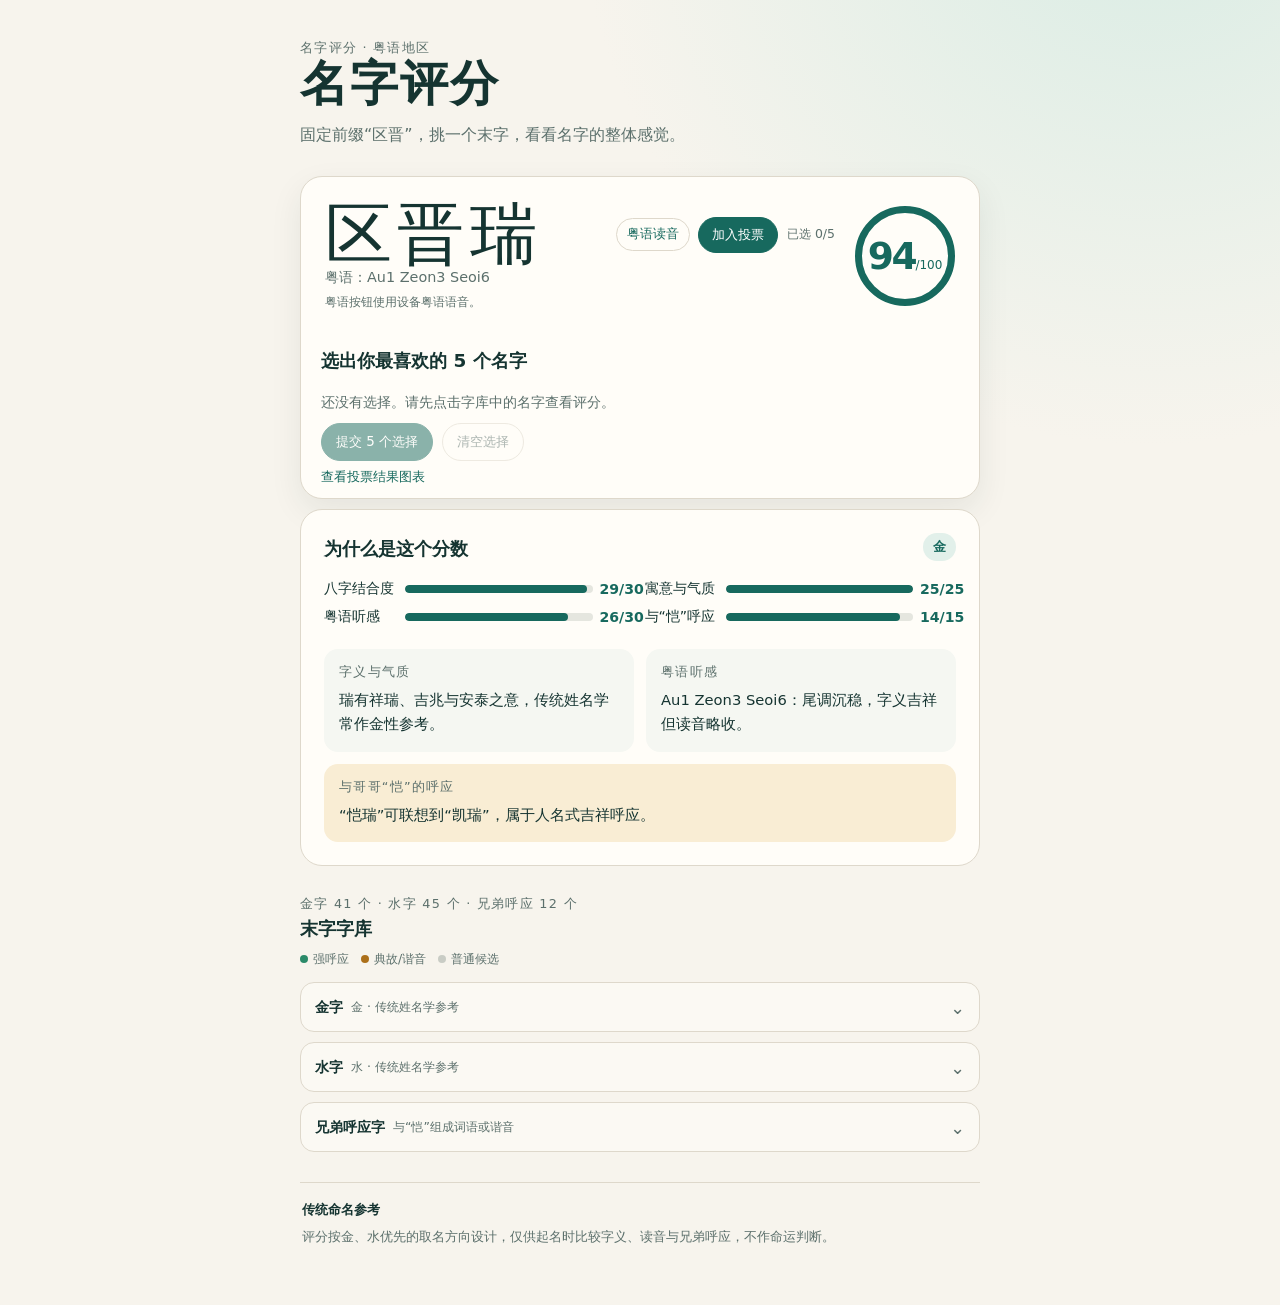
<file: index.html>
<!doctype html>
<html lang="zh-CN">
<head>
  <meta charset="utf-8">
  <meta name="viewport" content="width=device-width, initial-scale=1">
  <meta name="theme-color" content="#123b37">
  <title>名字评分</title>
  <link rel="stylesheet" href="styles.css?v=20260803-7">
</head>
<body>
  <main class="page-shell">
    <header class="hero">
      <p class="eyebrow">名字评分 · 粤语地区</p>
      <h1>名字评分</h1>
      <p>固定前缀“区晋”，挑一个末字，看看名字的整体感觉。</p>
    </header>

    <div class="name-vote-panel">
    <section class="name-panel" aria-labelledby="name-heading">
      <div class="name-main">
        <div class="name-main-row">
          <output id="name-display" class="full-name" aria-live="polite">区晋旋</output>
          <div class="preview-actions">
            <div class="speech-actions" aria-label="朗读名字">
              <button id="cantonese-speak" class="speech-button" type="button">粤语读音</button>
            </div>
            <div class="vote-add-row">
              <button id="vote-add-current" class="vote-add-button" type="button">加入投票</button>
              <span id="vote-progress" class="vote-progress">已选 0/5</span>
            </div>
          </div>
        </div>
        <p id="cantonese-reading" class="reading">粤语：Au1 Zeon3 Syun4</p>
        <p id="speech-status" class="speech-status" aria-live="polite">粤语按钮使用设备粤语语音。</p>
      </div>
      <div class="score-orb" aria-label="总分 97 分">
        <strong id="total-score">97</strong><span>/100</span>
      </div>
    </section>

    <section class="vote-section" aria-labelledby="vote-heading">
      <div class="section-heading">
        <div>
          <h2 id="vote-heading">选出你最喜欢的 5 个名字</h2>
        </div>
        <span class="vote-limit">匿名 · 每台设备一次</span>
      </div>
      <p class="vote-intro">请选择 5 个名字后提交。</p>
      <div id="vote-selection" class="vote-selection" aria-live="polite"></div>
      <div class="vote-actions">
        <button id="vote-submit" class="vote-submit" type="button" disabled>提交 5 个选择</button>
        <button id="vote-clear" class="vote-clear" type="button" disabled>清空选择</button>
      </div>
      <p id="vote-status" class="vote-status" aria-live="polite">请选择 5 个不同的名字后提交。</p>
      <a class="results-link" href="results.html">查看投票结果图表</a>
    </section>
    </div>

    <section class="choices-section" aria-labelledby="choices-heading">
      <div class="section-heading">
        <div>
        <p class="eyebrow">金字 41 个 · 水字 45 个 · 兄弟呼应 12 个</p>
          <h2 id="choices-heading">末字字库</h2>
        </div>
      </div>
      <div class="legend" aria-label="候选字颜色说明">
        <span><i class="legend-dot strong"></i>强呼应</span>
        <span><i class="legend-dot related"></i>典故/谐音</span>
        <span><i class="legend-dot normal"></i>普通候选</span>
      </div>
      <div id="candidate-groups" class="candidate-groups"></div>
    </section>

    <section id="result-section" class="result-section" aria-labelledby="result-heading">
      <div class="section-heading result-title">
        <div>
          <h2 id="result-heading">为什么是这个分数</h2>
        </div>
        <span id="element-badge" class="element-badge">金</span>
      </div>
      <div id="score-breakdown" class="breakdown" aria-live="polite"></div>
      <div class="insight-grid">
        <article>
          <p class="card-label">字义与气质</p>
          <p id="meaning-text"></p>
        </article>
        <article>
          <p class="card-label">粤语听感</p>
          <p id="sound-text"></p>
        </article>
        <article class="brother-card">
          <p class="card-label">与哥哥“恺”的呼应</p>
          <p id="brother-text"></p>
        </article>
      </div>
    </section>

    <aside class="notice" aria-label="使用说明">
      <strong>传统命名参考</strong>
      <span>评分按金、水优先的取名方向设计，仅供起名时比较字义、读音与兄弟呼应，不作命运判断。</span>
    </aside>
  </main>
  <script src="vote-config.js?v=20260802-2"></script>
  <script src="app.js?v=20260803-4"></script>
</body>
</html>
</file>
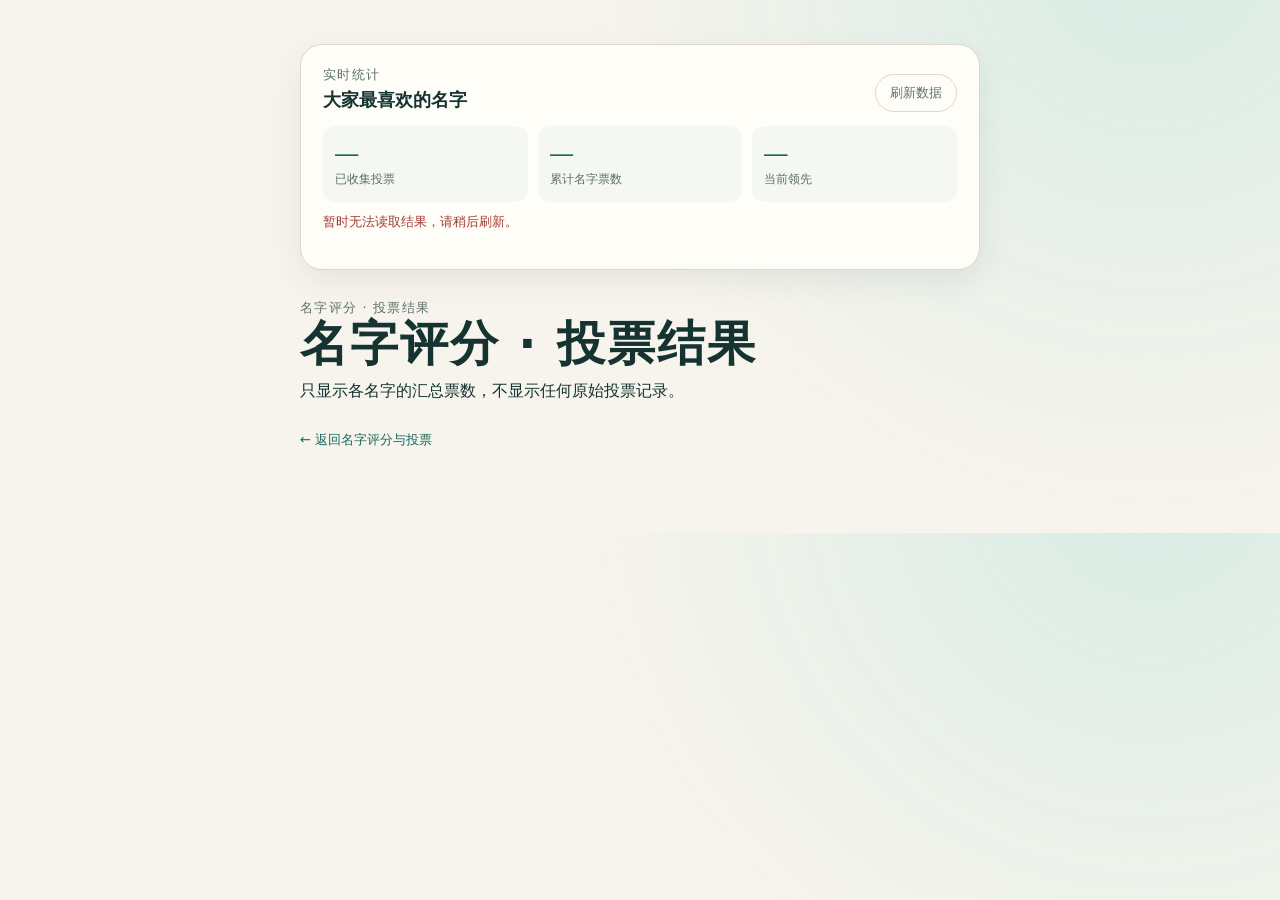
<file: results.html>
<!doctype html>
<html lang="zh-CN">
<head>
  <meta charset="utf-8">
  <meta name="viewport" content="width=device-width, initial-scale=1">
  <meta name="theme-color" content="#123b37">
  <title>名字评分 · 投票结果</title>
  <link rel="stylesheet" href="styles.css">
</head>
<body>
  <main class="page-shell results-page">
    <header class="hero">
      <p class="eyebrow">名字评分 · 投票结果</p>
      <h1>名字评分 · 投票结果</h1>
      <p>只显示各名字的汇总票数，不显示任何原始投票记录。</p>
      <a class="back-link" href="index.html">← 返回名字评分与投票</a>
    </header>

    <section class="results-dashboard" aria-labelledby="dashboard-heading">
      <div class="section-heading">
        <div>
          <p class="eyebrow">实时统计</p>
          <h2 id="dashboard-heading">大家最喜欢的名字</h2>
        </div>
        <button id="results-refresh" class="vote-clear" type="button">刷新数据</button>
      </div>
      <div class="results-summary">
        <article><strong id="ballot-count">—</strong><span>已收集投票</span></article>
        <article><strong id="selection-count">—</strong><span>累计名字票数</span></article>
        <article><strong id="leader-name">—</strong><span>当前领先</span></article>
      </div>
      <p id="results-status" class="vote-status" aria-live="polite">正在读取投票结果……</p>
      <div id="results-chart" class="results-chart" aria-live="polite"></div>
    </section>
  </main>
  <script src="vote-config.js?v=20260802-2"></script>
  <script src="results.js?v=20260803-1"></script>
</body>
</html>
</file>
<file: styles.css>
:root {
  --ink: #153431;
  --muted: #5c706c;
  --paper: #f7f4ed;
  --surface: #fffdf8;
  --line: #ded8cb;
  --jade: #17695e;
  --jade-soft: #e2f0ea;
  --gold: #ac701a;
  --gold-soft: #f9edd4;
  --water: #236d87;
  --water-soft: #e1f0f5;
  --danger: #a13e34;
}

* { box-sizing: border-box; }

body {
  margin: 0;
  color: var(--ink);
  background: radial-gradient(circle at 90% -10%, #d8ece4 0, transparent 36rem), var(--paper);
  font-family: "PingFang SC", "Noto Sans CJK SC", "Microsoft YaHei", system-ui, sans-serif;
}

button { font: inherit; }

.page-shell { width: min(100%, 720px); margin: 0 auto; padding: 40px 20px 56px; }
.hero { margin: 0 0 28px; }
.eyebrow, .section-label, .card-label { margin: 0; color: var(--muted); font-size: .8rem; letter-spacing: .1em; }
h1, h2, p { margin-top: 0; }
h1 { margin-bottom: 10px; font-size: clamp(2rem, 9vw, 3rem); line-height: 1.12; letter-spacing: .04em; }
h2 { margin: 3px 0 0; font-size: 1.15rem; }
.hero > p:last-child { max-width: 30rem; margin-bottom: 0; color: var(--muted); line-height: 1.7; }

.name-panel { display: flex; align-items: center; justify-content: space-between; gap: 20px; margin-bottom: 26px; padding: 24px; border: 1px solid var(--line); border-radius: 22px; background: var(--surface); box-shadow: 0 12px 32px rgba(23, 56, 50, .08); }
.full-name { display: block; margin: 5px 0 4px; font-family: "STKaiti", "KaiTi", serif; font-size: clamp(2.5rem, 13vw, 4.2rem); line-height: 1; letter-spacing: .08em; }
.reading { margin: 0; color: var(--muted); font-size: .9rem; font-variant-numeric: tabular-nums; }
.speech-actions { display: flex; flex-wrap: wrap; gap: 8px; margin-top: 13px; }
.speech-button { padding: 7px 10px; border: 1px solid var(--line); border-radius: 999px; color: var(--jade); background: var(--surface); cursor: pointer; font-size: .8rem; }
.speech-button:hover, .speech-button:focus-visible { border-color: var(--jade); background: var(--jade-soft); }
.speech-status { min-height: 1.3em; margin: 7px 0 0; color: var(--muted); font-size: .76rem; }
.vote-add-row { display: flex; align-items: center; flex-wrap: wrap; gap: 9px; margin-top: 13px; }
.vote-add-button, .vote-submit, .vote-clear { border: 1px solid var(--jade); border-radius: 999px; cursor: pointer; }
.vote-add-button { padding: 8px 13px; color: #fff; background: var(--jade); font-size: .82rem; }
.vote-add-button:hover, .vote-add-button:focus-visible { background: #125448; }
.vote-add-button:disabled, .vote-submit:disabled, .vote-clear:disabled { cursor: not-allowed; opacity: .5; }
.vote-progress, .vote-limit { color: var(--muted); font-size: .78rem; }
.score-orb { display: grid; grid-template-columns: auto auto; align-items: baseline; flex: 0 0 auto; width: 100px; height: 100px; padding-top: 2px; place-content: center; border: 7px solid var(--jade); border-radius: 50%; color: var(--jade); }
.score-orb strong { font-size: 2.35rem; line-height: 1; letter-spacing: -.06em; }
.score-orb span { font-size: .75rem; }

section { margin: 0 0 30px; }
.section-heading { display: flex; align-items: end; justify-content: space-between; gap: 16px; margin-bottom: 12px; }
.vote-section { padding: 20px; border: 1px solid var(--line); border-radius: 18px; background: rgba(255, 253, 248, .7); }
.vote-intro { margin: 0 0 14px; color: var(--muted); font-size: .88rem; line-height: 1.65; }
.vote-selection { display: flex; flex-wrap: wrap; gap: 8px; min-height: 42px; }
.vote-empty { color: var(--muted); font-size: .86rem; line-height: 42px; }
.vote-chip { display: inline-flex; align-items: center; gap: 6px; padding: 7px 9px 7px 12px; border: 1px solid #8bc8ad; border-radius: 999px; color: var(--jade); background: #edf8f1; font-family: "STKaiti", "KaiTi", serif; font-size: 1.05rem; }
.vote-chip button { width: 20px; height: 20px; padding: 0; border: 0; border-radius: 50%; color: var(--jade); background: transparent; cursor: pointer; line-height: 1; }
.vote-chip button:hover, .vote-chip button:focus-visible { background: rgba(23, 105, 94, .12); }
.vote-actions { display: flex; flex-wrap: wrap; gap: 9px; margin-top: 14px; }
.vote-submit { padding: 9px 14px; color: #fff; background: var(--jade); font-size: .84rem; }
.vote-submit:hover, .vote-submit:focus-visible { background: #125448; }
.vote-clear { padding: 9px 14px; border-color: var(--line); color: var(--muted); background: var(--surface); font-size: .84rem; }
.vote-clear:hover, .vote-clear:focus-visible { border-color: var(--jade); color: var(--jade); }
.vote-status { min-height: 1.3em; margin: 10px 0 0; color: var(--muted); font-size: .8rem; line-height: 1.5; }
.vote-status.is-error { color: var(--danger); }
.vote-status.is-success { color: var(--jade); }
.results-link, .back-link { display: inline-flex; margin-top: 13px; color: var(--jade); font-size: .82rem; text-decoration: none; }
.results-link:hover, .results-link:focus-visible, .back-link:hover, .back-link:focus-visible { text-decoration: underline; }
.legend { display: flex; flex-wrap: wrap; gap: 12px; margin: -2px 0 14px; color: var(--muted); font-size: .78rem; }
.legend span { display: inline-flex; align-items: center; gap: 5px; }
.legend-dot { width: 8px; height: 8px; display: inline-block; border-radius: 50%; background: #c9ccc5; }
.legend-dot.strong { background: #2b8a69; }
.legend-dot.related { background: var(--gold); }
.candidate-groups { display: grid; gap: 10px; }
.candidate-group { overflow: hidden; border: 1px solid var(--line); border-radius: 14px; background: rgba(255, 253, 248, .58); }
.candidate-group summary { display: flex; align-items: center; justify-content: space-between; gap: 10px; padding: 13px 14px; cursor: pointer; list-style: none; }
.candidate-group summary::-webkit-details-marker { display: none; }
.candidate-group summary::after { content: '⌄'; color: var(--muted); font-size: 1.1rem; transition: transform .15s ease; }
.candidate-group[open] summary::after { transform: rotate(180deg); }
.candidate-group { padding-top: 2px; }
.group-title { display: flex; align-items: center; gap: 8px; margin: 0; font-size: .9rem; }
.group-title span { color: var(--muted); font-size: .78rem; font-weight: 400; }
.candidate-grid { display: grid; grid-template-columns: repeat(auto-fit, minmax(42px, 1fr)); gap: 8px; padding: 0 14px 14px; }
.candidate { min-height: 42px; border: 1px solid var(--line); border-radius: 10px; color: var(--ink); background: var(--surface); cursor: pointer; font-family: "STKaiti", "KaiTi", serif; font-size: 1.2rem; transition: transform .15s ease, background .15s ease, border-color .15s ease; }
.candidate:hover { transform: translateY(-1px); border-color: var(--jade); }
.candidate[aria-pressed="true"] { border-color: var(--jade); background: var(--jade-soft); color: var(--jade); font-weight: 700; }
.candidate.relationship-strong { border-color: #8bc8ad; background: #edf8f1; }
.candidate.relationship-related { border-color: #e0bd76; background: #fff6df; }
.candidate.relationship-strong[aria-pressed="true"], .candidate.relationship-related[aria-pressed="true"] { border-width: 2px; }
.candidate.vote-selected { box-shadow: 0 0 0 3px rgba(23, 105, 94, .14); }

.result-section { padding: 23px; border: 1px solid var(--line); border-radius: 22px; background: var(--surface); }
.result-title { margin-bottom: 18px; }
.element-badge { padding: 5px 10px; border-radius: 100px; color: var(--jade); background: var(--jade-soft); font-size: .82rem; font-weight: 700; }
.breakdown { display: grid; gap: 14px; }
.score-row { display: grid; grid-template-columns: 86px 1fr 42px; gap: 10px; align-items: center; }
.score-label { font-size: .88rem; }
.bar { height: 8px; overflow: hidden; border-radius: 100px; background: #e5e6df; }
.bar > i { display: block; height: 100%; border-radius: inherit; background: var(--jade); }
.score-points { color: var(--jade); font-size: .88rem; text-align: right; font-variant-numeric: tabular-nums; }
.insight-grid { display: grid; grid-template-columns: 1fr 1fr; gap: 12px; margin-top: 23px; }
.insight-grid article { padding: 15px; border-radius: 14px; background: #f5f7f2; }
.insight-grid p:last-child { margin: 7px 0 0; font-size: .92rem; line-height: 1.65; }
.brother-card { grid-column: 1 / -1; background: var(--gold-soft) !important; }
.notice { display: grid; gap: 5px; padding: 16px 2px 0; border-top: 1px solid var(--line); color: var(--muted); font-size: .82rem; line-height: 1.7; }
.notice strong { color: var(--ink); font-weight: 600; }

.results-page { padding-top: 44px; }
.results-dashboard { padding: 22px; border: 1px solid var(--line); border-radius: 22px; background: var(--surface); box-shadow: 0 12px 32px rgba(23, 56, 50, .08); }
.results-summary { display: grid; grid-template-columns: repeat(3, 1fr); gap: 10px; margin: 14px 0 4px; }
.results-summary article { display: grid; gap: 4px; padding: 14px 12px; border-radius: 13px; background: #f5f7f2; }
.results-summary strong { overflow: hidden; color: var(--jade); font-family: "STKaiti", "KaiTi", serif; font-size: 1.45rem; text-overflow: ellipsis; white-space: nowrap; }
.results-summary span { color: var(--muted); font-size: .76rem; }
.results-chart { display: grid; gap: 10px; margin-top: 16px; }
.results-empty { margin: 0; padding: 26px 8px; color: var(--muted); text-align: center; line-height: 1.7; }
.result-bar-row { display: grid; grid-template-columns: 22px 60px minmax(70px, 1fr) 44px; gap: 9px; align-items: center; }
.result-rank { color: var(--muted); font-size: .78rem; text-align: center; }
.result-name { font-family: "STKaiti", "KaiTi", serif; font-size: 1.05rem; white-space: nowrap; }
.result-bar { height: 11px; overflow: hidden; border-radius: 999px; background: #e5e6df; }
.result-bar i { display: block; height: 100%; border-radius: inherit; background: #95b5a9; }
.result-bar-row.is-leading .result-bar i { background: var(--jade); }
.result-bar-row b { color: var(--jade); font-size: .82rem; text-align: right; font-variant-numeric: tabular-nums; }

@media (max-width: 380px) {
  .page-shell { padding: 28px 15px 42px; }
  .name-panel, .vote-section, .result-section { padding: 18px; border-radius: 18px; }
  .score-orb { width: 84px; height: 84px; border-width: 6px; }
  .score-orb strong { font-size: 2rem; }
  .score-row { grid-template-columns: 76px 1fr 38px; gap: 8px; }
  .insight-grid { grid-template-columns: 1fr; }
  .brother-card { grid-column: auto; }
  .results-summary { grid-template-columns: 1fr; }
  .result-bar-row { grid-template-columns: 20px 54px minmax(56px, 1fr) 42px; gap: 7px; }
}

/* 首屏优先：手机上先看到预览、投票和评分，字库只显示三个收起的分类栏。 */
.page-shell { display: flex; flex-direction: column; }
.hero { order: 1; }
.name-vote-panel { order: 2; overflow: hidden; margin-bottom: 10px; border: 1px solid var(--line); border-radius: 22px; background: var(--surface); box-shadow: 0 12px 32px rgba(23, 56, 50, .08); }
.name-panel { order: 2; }
.vote-section { order: 3; }
.name-vote-panel .name-panel, .name-vote-panel .vote-section { order: initial; margin: 0; border: 0; border-radius: 0; background: transparent; box-shadow: none; }
.name-vote-panel .vote-section { border-top: 0; }
.result-section { order: 4; }
.choices-section { order: 5; }
.notice { order: 6; }

@media (max-width: 480px) {
  .page-shell { padding: 10px 12px 24px; }
  .hero { margin-bottom: 8px; }
  .hero .eyebrow { font-size: .65rem; letter-spacing: .06em; }
  h1 { margin-bottom: 2px; font-size: 1.55rem; }
  .hero > p:last-child { display: none; }
  section { margin-bottom: 10px; }

  .name-vote-panel { margin-bottom: 10px; border-radius: 14px; }
  .name-vote-panel .name-panel { gap: 8px; padding: 11px 12px; }
  .section-label { font-size: .68rem; }
  .full-name { margin: 3px 0; font-size: 2.05rem; }
  .reading { font-size: .76rem; }
  .speech-actions { margin-top: 6px; }
  .speech-button { padding: 5px 8px; font-size: .7rem; }
  .speech-status { display: none; }
  .vote-add-row { gap: 6px; margin-top: 6px; }
  .vote-add-button { padding: 6px 10px; font-size: .72rem; }
  .vote-progress { font-size: .68rem; }
  .score-orb { width: 66px; height: 66px; border-width: 4px; }
  .score-orb strong { font-size: 1.55rem; }
  .score-orb span { font-size: .62rem; }

  .name-vote-panel .vote-section, .result-section { padding: 8px 12px 10px; border-radius: 0; }
  .section-heading { gap: 8px; margin-bottom: 6px; }
  h2 { font-size: 1rem; }
  .eyebrow { font-size: .65rem; letter-spacing: .06em; }
  .vote-limit { font-size: .65rem; text-align: right; }
  .vote-intro { display: -webkit-box; overflow: hidden; margin-bottom: 4px; font-size: .7rem; line-height: 1.25; -webkit-box-orient: vertical; -webkit-line-clamp: 1; }
  .vote-selection { gap: 5px; min-height: 28px; }
  .vote-empty { line-height: 28px; font-size: .72rem; }
  .vote-chip { padding: 4px 7px 4px 9px; font-size: .9rem; }
  .vote-actions { gap: 6px; margin-top: 6px; }
  .vote-submit, .vote-clear { padding: 6px 9px; font-size: .7rem; }
  .vote-status { margin-top: 6px; font-size: .68rem; }
  .results-link { margin-top: 6px; font-size: .7rem; }

  .result-title { margin-bottom: 8px; }
  .element-badge { padding: 3px 7px; font-size: .68rem; }
  .breakdown { gap: 6px; }
  .score-row { grid-template-columns: 72px 1fr 36px; gap: 7px; }
  .score-label, .score-points { font-size: .72rem; }
  .bar { height: 6px; }
  .insight-grid { gap: 6px; margin-top: 10px; }
  .insight-grid article { padding: 8px; border-radius: 10px; }
  .insight-grid .card-label { font-size: .64rem; }
  .insight-grid p:last-child { margin-top: 3px; font-size: .72rem; line-height: 1.35; }

  .choices-section .section-heading { margin-bottom: 6px; }
  .legend { gap: 7px; margin: -1px 0 6px; font-size: .65rem; }
  .candidate-groups { gap: 5px; }
  .candidate-group summary { padding: 9px 10px; }
  .group-title { gap: 5px; font-size: .8rem; }
  .group-title span { font-size: .65rem; }
  .notice { display: none; }
}

/* 投票区只保留标题、两个操作按钮和结果链接。 */
.vote-section .vote-limit,
.vote-section .vote-intro,
.vote-section .vote-selection,
.vote-section .vote-status { display: none; }
.vote-section { padding-top: 10px; padding-bottom: 12px; }
.vote-section .section-heading { margin-bottom: 8px; }
.vote-section .vote-actions { margin-top: 0; }
.vote-section .results-link { margin-top: 7px; }

.preview-actions { display: flex; flex-wrap: wrap; align-items: center; gap: 8px; margin-top: 13px; }
.preview-actions .speech-actions,
.preview-actions .vote-add-row { margin-top: 0; }
.name-main { min-width: 0; flex: 1 1 auto; }
.name-main-row { display: flex; align-items: center; justify-content: space-between; gap: 10px; }
.name-main-row .full-name { margin: 0; }
.name-main-row .preview-actions { flex-wrap: nowrap; flex-shrink: 0; margin-top: 0; }
.vote-section .vote-selection { display: flex; }

/* 四项评分采用两列布局，移动端也保持两行，减少评分区高度。 */
.breakdown { grid-template-columns: repeat(2, minmax(0, 1fr)); gap: 9px; }
.score-row { grid-template-columns: 74px minmax(0, 1fr) 36px; gap: 7px; }

@media (max-width: 480px) {
  .name-main-row { gap: 5px; }
  .name-main-row .full-name { font-size: 1.8rem; }
  .name-main-row .preview-actions { gap: 4px; }
  .name-main-row .speech-button { padding: 5px 7px; font-size: .66rem; }
  .name-main-row .vote-add-button { padding: 5px 8px; font-size: .68rem; }
  .name-main-row .vote-progress { display: none; }
  .vote-section .vote-selection { gap: 4px; min-height: 25px; }
  .vote-section .vote-chip { padding: 3px 6px 3px 8px; font-size: .84rem; }
  .breakdown { grid-template-columns: repeat(2, minmax(0, 1fr)); gap: 6px; }
  .score-row { grid-template-columns: 64px minmax(0, 1fr) 34px; gap: 5px; }
  .score-label, .score-points { font-size: .68rem; }
  .vote-section { padding: 7px 12px 9px; }
  .vote-section .section-heading { margin-bottom: 5px; }
  .vote-section .results-link { margin-top: 5px; }
  .preview-actions { gap: 6px; margin-top: 6px; }
}

@media (prefers-reduced-motion: reduce) {
  .candidate { transition: none; }
}
</file>
